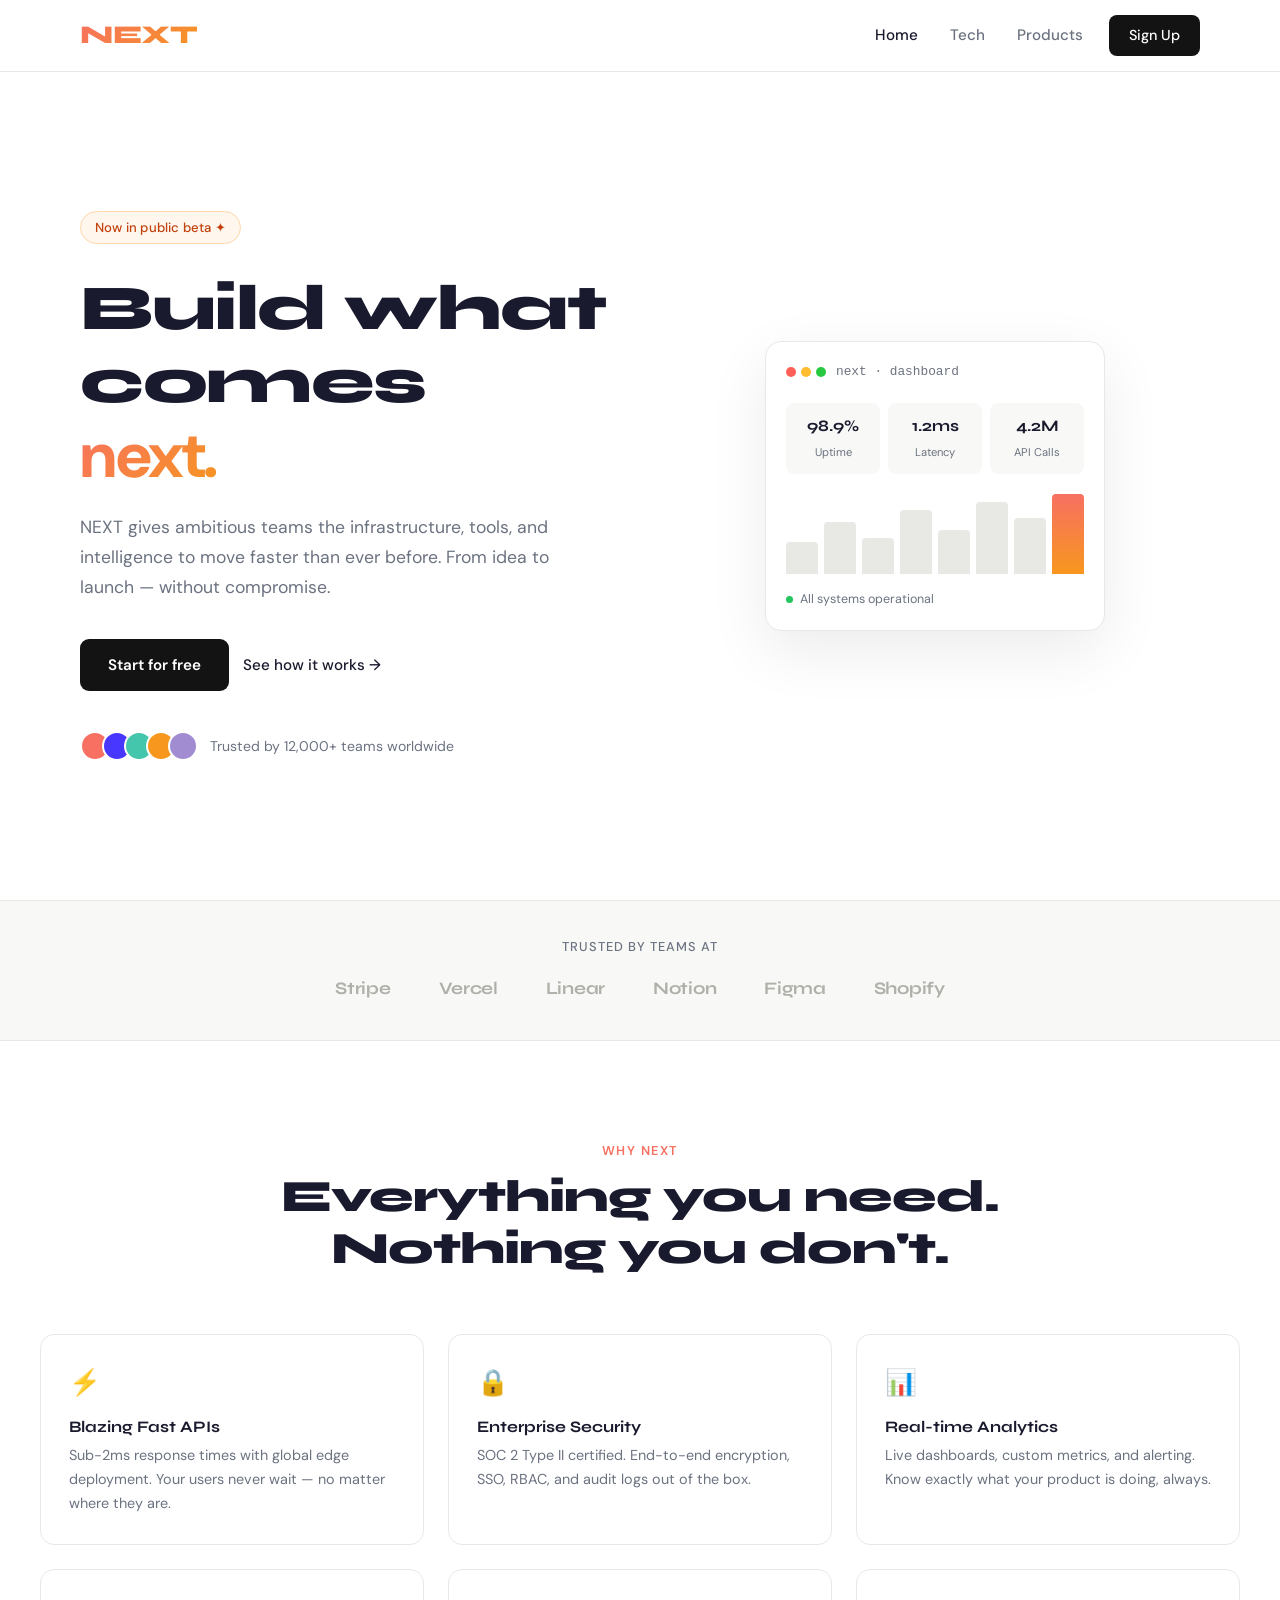
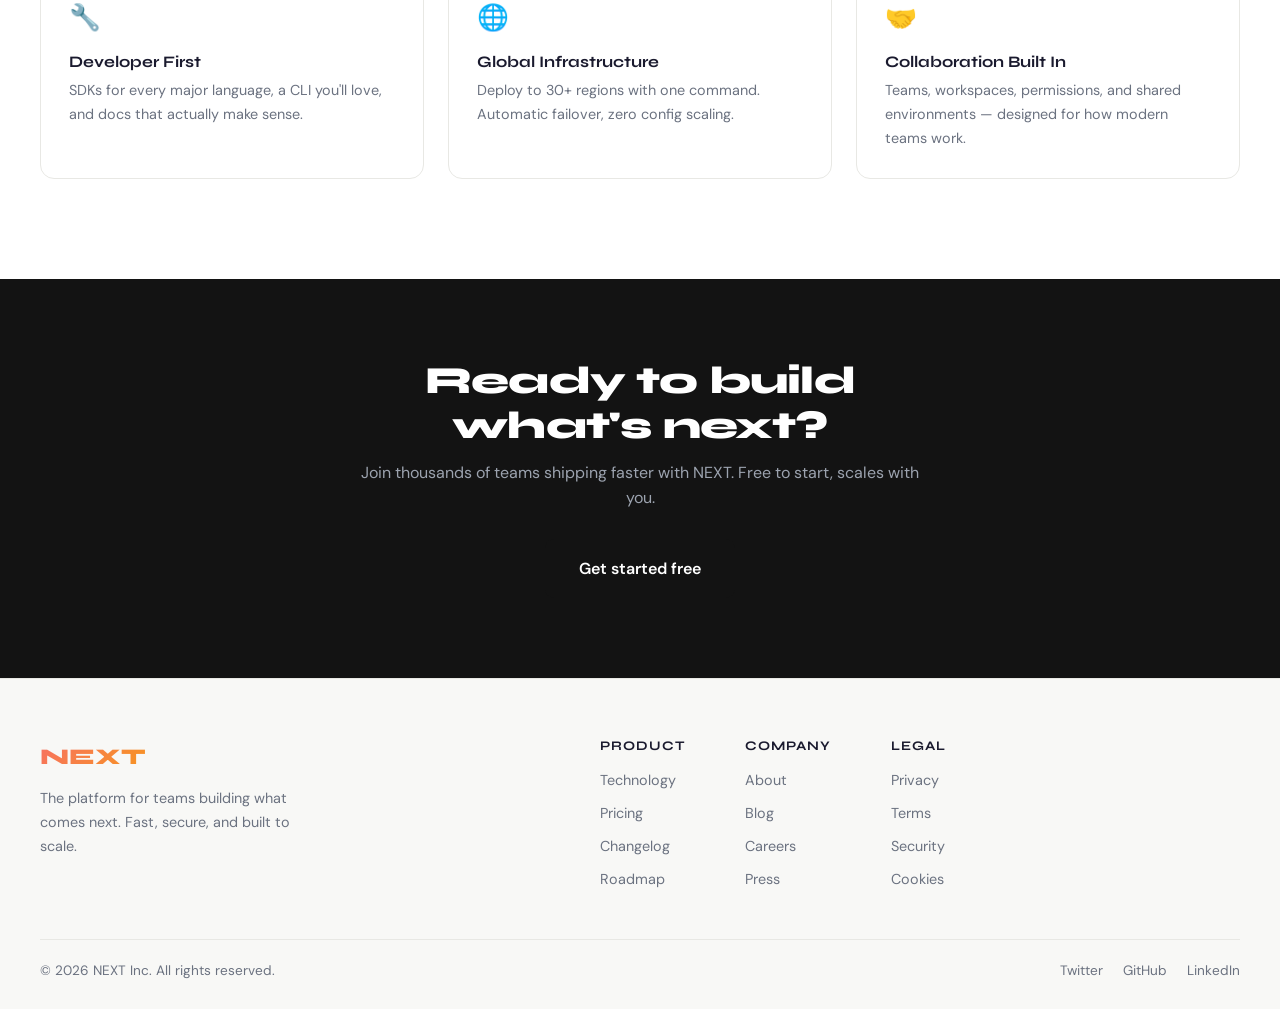
<file: index.html>
<!DOCTYPE html>
<html lang="en">
<head>
    <meta charset="UTF-8">
    <meta name="viewport" content="width=device-width, initial-scale=1.0">
    <title>NEXT — Build What's Next</title>
    <link rel="stylesheet" href="styles.css">
    <link href="https://fonts.googleapis.com/css2?family=Syne:wght@400;600;700;800&family=DM+Sans:ital,wght@0,300;0,400;0,500;1,300&display=swap" rel="stylesheet">
</head>
<body>
    <nav class="navbar">
        <div class="navbar__container">
            <a href="/" id="navbar__logo">NEXT</a>
            <div class="navbar__toggle" id="mobile-menu">
                <span class="bar"></span><span class="bar"></span><span class="bar"></span>
            </div>
            <ul class="navbar__menu">
                <li class="navbar__item"><a href="/" class="navbar__links active">Home</a></li>
                <li class="navbar__item"><a href="/tech.html" class="navbar__links">Tech</a></li>
                <li class="navbar__item"><a href="/products.html" class="navbar__links">Products</a></li>
                <li class="navbar__btn"><a href="/products.html" class="button">Sign Up</a></li>
            </ul>
        </div>
    </nav>

    <section class="hero">
        <div class="hero__container">
            <div class="hero__badge">Now in public beta ✦</div>
            <h1 class="hero__heading">Build what comes<br><span class="hero__gradient">next.</span></h1>
            <p class="hero__subtext">NEXT gives ambitious teams the infrastructure, tools, and intelligence to move faster than ever before. From idea to launch — without compromise.</p>
            <div class="hero__cta">
                <a href="/products.html" class="btn-primary">Start for free</a>
                <a href="/tech.html" class="btn-ghost">See how it works →</a>
            </div>
            <div class="hero__social-proof">
                <div class="hero__avatars">
                    <div class="avatar" style="background:#f77062"></div>
                    <div class="avatar" style="background:#4837ff"></div>
                    <div class="avatar" style="background:#43c6ac"></div>
                    <div class="avatar" style="background:#f7971e"></div>
                    <div class="avatar" style="background:#a18cd1"></div>
                </div>
                <span>Trusted by 12,000+ teams worldwide</span>
            </div>
        </div>
        <div class="hero__visual">
            <div class="dashboard-card">
                <div class="dash-header">
                    <div class="dash-dots"><span class="dash-dot red"></span><span class="dash-dot yellow"></span><span class="dash-dot green"></span></div>
                    <span class="dash-title">next · dashboard</span>
                </div>
                <div class="dash-metric">
                    <div class="metric-item"><span class="metric-val">98.9%</span><span class="metric-label">Uptime</span></div>
                    <div class="metric-item"><span class="metric-val">1.2ms</span><span class="metric-label">Latency</span></div>
                    <div class="metric-item"><span class="metric-val">4.2M</span><span class="metric-label">API Calls</span></div>
                </div>
                <div class="dash-chart">
                    <div class="bar-wrap">
                        <div class="bar-item" style="height:40%"></div>
                        <div class="bar-item" style="height:65%"></div>
                        <div class="bar-item" style="height:45%"></div>
                        <div class="bar-item" style="height:80%"></div>
                        <div class="bar-item" style="height:55%"></div>
                        <div class="bar-item" style="height:90%"></div>
                        <div class="bar-item" style="height:70%"></div>
                        <div class="bar-item highlight" style="height:100%"></div>
                    </div>
                </div>
                <div class="dash-footer"><span class="status-dot"></span> All systems operational</div>
            </div>
        </div>
    </section>

    <section class="logos">
        <p class="logos__label">Trusted by teams at</p>
        <div class="logos__row">
            <span class="logo-name">Stripe</span>
            <span class="logo-name">Vercel</span>
            <span class="logo-name">Linear</span>
            <span class="logo-name">Notion</span>
            <span class="logo-name">Figma</span>
            <span class="logo-name">Shopify</span>
        </div>
    </section>

    <section class="features" id="features">
        <div class="features__container">
            <div class="features__header">
                <p class="section-label">Why NEXT</p>
                <h2>Everything you need.<br>Nothing you don't.</h2>
            </div>
            <div class="features__grid">
                <div class="feature-card"><div class="feature-icon">⚡</div><h3>Blazing Fast APIs</h3><p>Sub-2ms response times with global edge deployment. Your users never wait — no matter where they are.</p></div>
                <div class="feature-card"><div class="feature-icon">🔒</div><h3>Enterprise Security</h3><p>SOC 2 Type II certified. End-to-end encryption, SSO, RBAC, and audit logs out of the box.</p></div>
                <div class="feature-card"><div class="feature-icon">📊</div><h3>Real-time Analytics</h3><p>Live dashboards, custom metrics, and alerting. Know exactly what your product is doing, always.</p></div>
                <div class="feature-card"><div class="feature-icon">🔧</div><h3>Developer First</h3><p>SDKs for every major language, a CLI you'll love, and docs that actually make sense.</p></div>
                <div class="feature-card"><div class="feature-icon">🌐</div><h3>Global Infrastructure</h3><p>Deploy to 30+ regions with one command. Automatic failover, zero config scaling.</p></div>
                <div class="feature-card"><div class="feature-icon">🤝</div><h3>Collaboration Built In</h3><p>Teams, workspaces, permissions, and shared environments — designed for how modern teams work.</p></div>
            </div>
        </div>
    </section>

    <section class="cta-strip">
        <div class="cta-strip__container">
            <h2>Ready to build what's next?</h2>
            <p>Join thousands of teams shipping faster with NEXT. Free to start, scales with you.</p>
            <a href="/products.html" class="btn-primary btn-lg">Get started free</a>
        </div>
    </section>

    <footer class="footer">
        <div class="footer__container">
            <div class="footer__brand">
                <a href="/" class="footer__logo">NEXT</a>
                <p>The platform for teams building what comes next. Fast, secure, and built to scale.</p>
            </div>
            <div class="footer__links">
                <div class="footer__col"><h4>Product</h4><a href="/tech.html">Technology</a><a href="/products.html">Pricing</a><a href="#">Changelog</a><a href="#">Roadmap</a></div>
                <div class="footer__col"><h4>Company</h4><a href="#">About</a><a href="#">Blog</a><a href="#">Careers</a><a href="#">Press</a></div>
                <div class="footer__col"><h4>Legal</h4><a href="#">Privacy</a><a href="#">Terms</a><a href="#">Security</a><a href="#">Cookies</a></div>
            </div>
        </div>
        <div class="footer__bottom">
            <span>© 2026 NEXT Inc. All rights reserved.</span>
            <div class="footer__socials"><a href="#">Twitter</a><a href="#">GitHub</a><a href="#">LinkedIn</a></div>
        </div>
    </footer>
    <script src="app.js"></script>
</body>
</html>
</file>
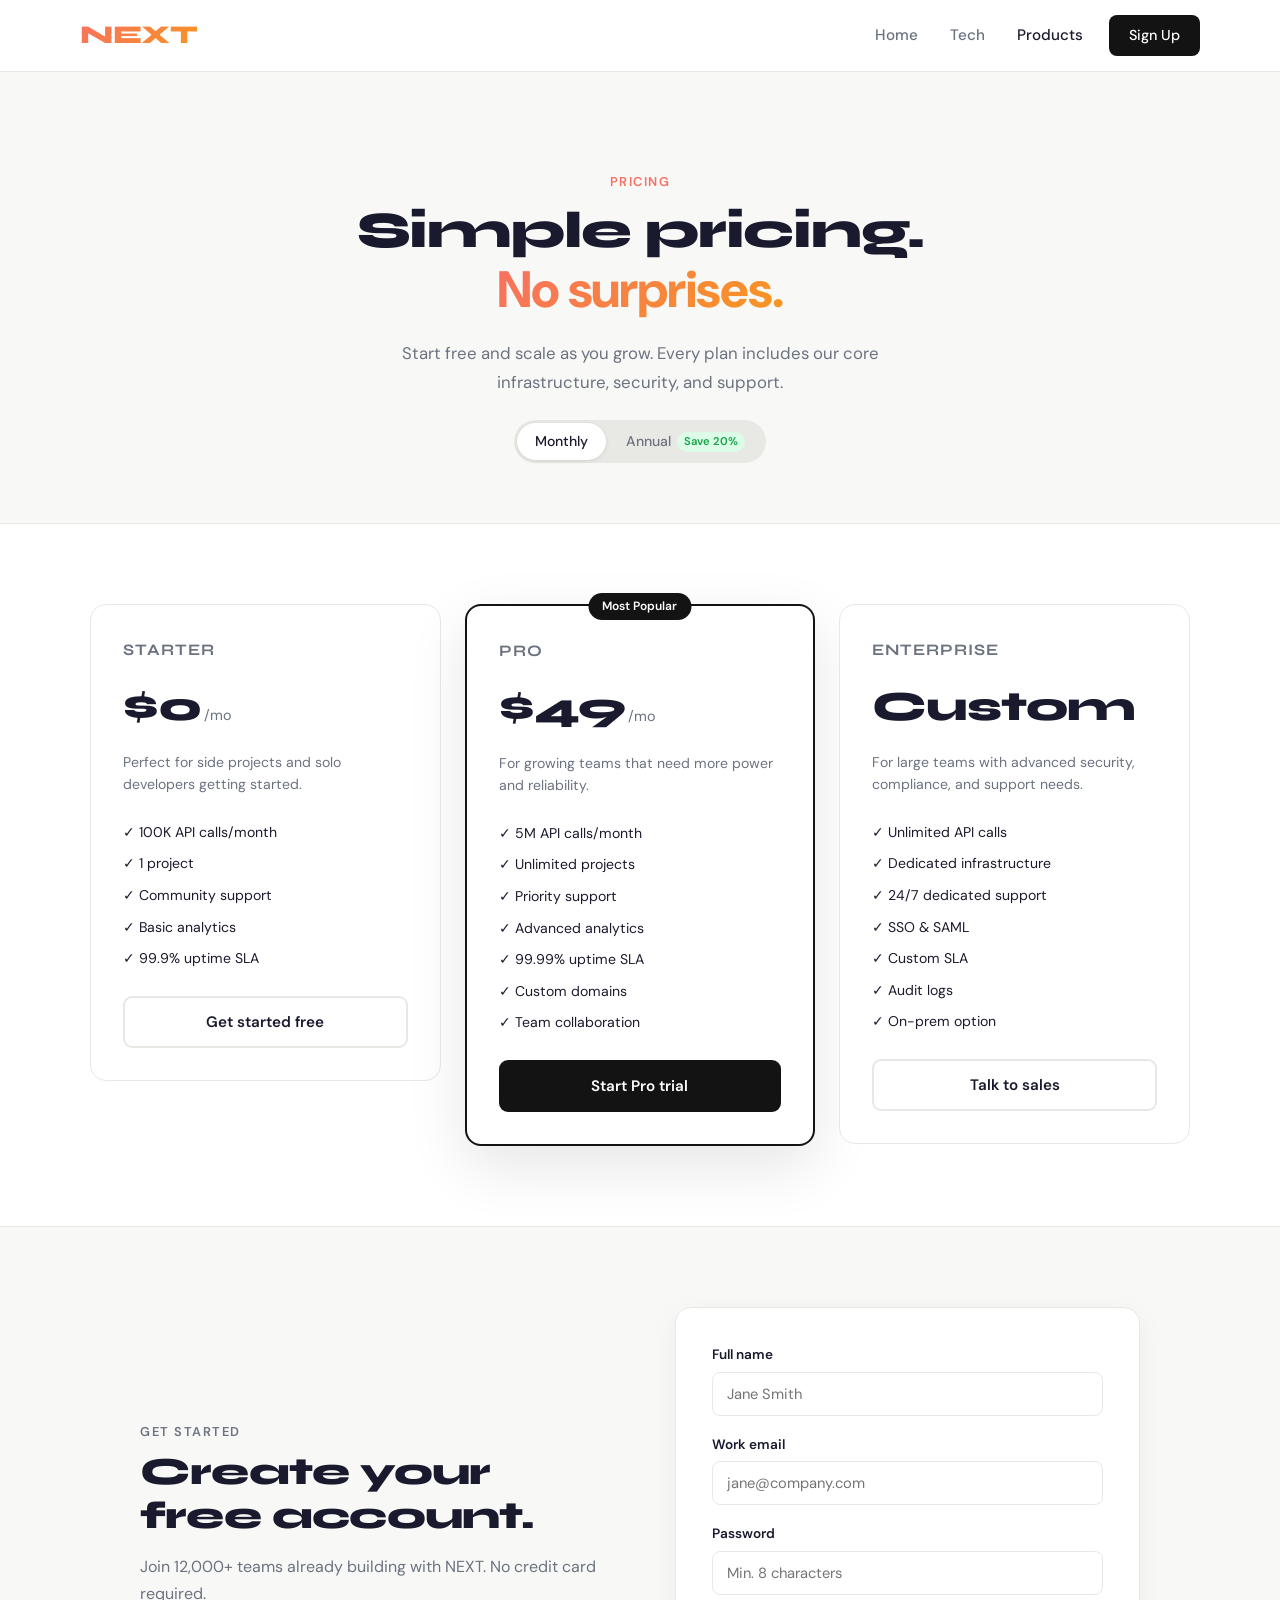
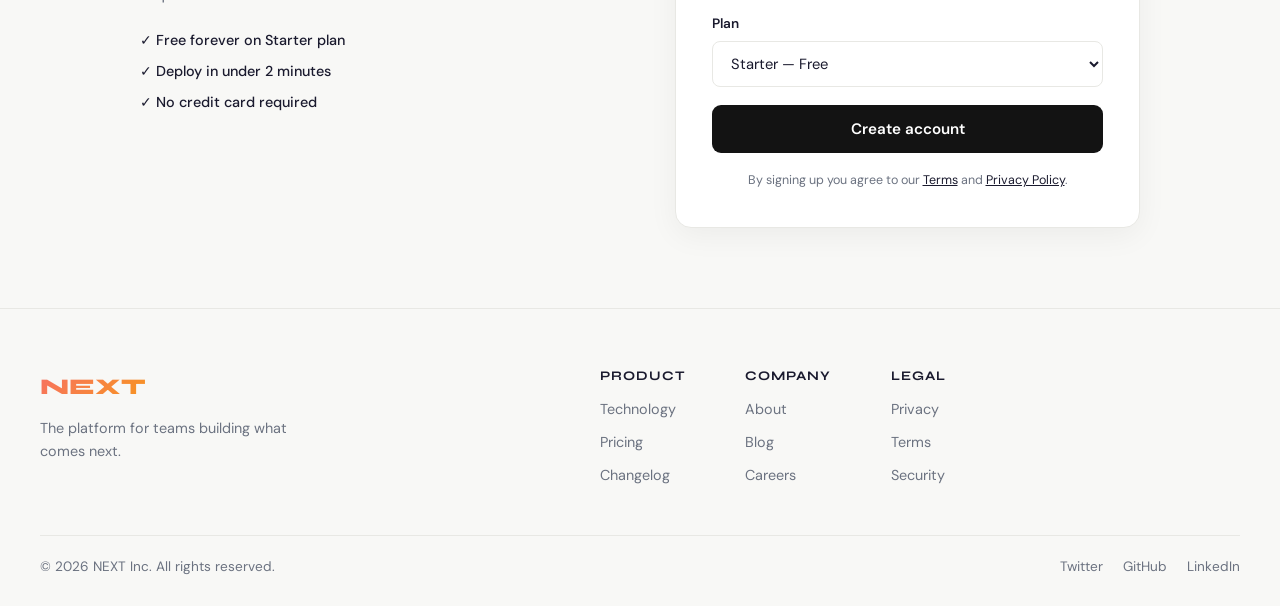
<file: products.html>
<!DOCTYPE html>
<html lang="en">
<head>
    <meta charset="UTF-8">
    <meta name="viewport" content="width=device-width, initial-scale=1.0">
    <title>NEXT — Products & Pricing</title>
    <link rel="stylesheet" href="styles.css">
    <link href="https://fonts.googleapis.com/css2?family=Syne:wght@400;600;700;800&family=DM+Sans:ital,wght@0,300;0,400;0,500;1,300&display=swap" rel="stylesheet">
</head>
<body>
    <nav class="navbar">
        <div class="navbar__container">
            <a href="/" id="navbar__logo">NEXT</a>
            <div class="navbar__toggle" id="mobile-menu">
                <span class="bar"></span><span class="bar"></span><span class="bar"></span>
            </div>
            <ul class="navbar__menu">
                <li class="navbar__item"><a href="/" class="navbar__links">Home</a></li>
                <li class="navbar__item"><a href="/tech.html" class="navbar__links">Tech</a></li>
                <li class="navbar__item"><a href="/products.html" class="navbar__links active">Products</a></li>
                <li class="navbar__btn"><a href="#signup" class="button">Sign Up</a></li>
            </ul>
        </div>
    </nav>

    <section class="page-hero">
        <div class="page-hero__container">
            <p class="section-label">Pricing</p>
            <h1>Simple pricing.<br><span class="hero__gradient">No surprises.</span></h1>
            <p class="page-hero__sub">Start free and scale as you grow. Every plan includes our core infrastructure, security, and support.</p>
            <div class="billing-toggle">
                <span id="toggle-monthly" class="toggle-opt active" onclick="setBilling('monthly')">Monthly</span>
                <span id="toggle-annual" class="toggle-opt" onclick="setBilling('annual')">Annual <span class="save-badge">Save 20%</span></span>
            </div>
        </div>
    </section>

    <section class="pricing">
        <div class="pricing__container">
            <div class="pricing-card">
                <div class="plan-name">Starter</div>
                <div class="plan-price"><span class="price-amount" data-monthly="0" data-annual="0">$0</span><span class="price-period">/mo</span></div>
                <p class="plan-desc">Perfect for side projects and solo developers getting started.</p>
                <ul class="plan-features">
                    <li>✓ 100K API calls/month</li>
                    <li>✓ 1 project</li>
                    <li>✓ Community support</li>
                    <li>✓ Basic analytics</li>
                    <li>✓ 99.9% uptime SLA</li>
                </ul>
                <a href="#signup" class="btn-outline plan-btn">Get started free</a>
            </div>

            <div class="pricing-card featured">
                <div class="popular-badge">Most Popular</div>
                <div class="plan-name">Pro</div>
                <div class="plan-price"><span class="price-amount" data-monthly="49" data-annual="39">$49</span><span class="price-period">/mo</span></div>
                <p class="plan-desc">For growing teams that need more power and reliability.</p>
                <ul class="plan-features">
                    <li>✓ 5M API calls/month</li>
                    <li>✓ Unlimited projects</li>
                    <li>✓ Priority support</li>
                    <li>✓ Advanced analytics</li>
                    <li>✓ 99.99% uptime SLA</li>
                    <li>✓ Custom domains</li>
                    <li>✓ Team collaboration</li>
                </ul>
                <a href="#signup" class="btn-primary plan-btn">Start Pro trial</a>
            </div>

            <div class="pricing-card">
                <div class="plan-name">Enterprise</div>
                <div class="plan-price"><span class="price-amount">Custom</span></div>
                <p class="plan-desc">For large teams with advanced security, compliance, and support needs.</p>
                <ul class="plan-features">
                    <li>✓ Unlimited API calls</li>
                    <li>✓ Dedicated infrastructure</li>
                    <li>✓ 24/7 dedicated support</li>
                    <li>✓ SSO & SAML</li>
                    <li>✓ Custom SLA</li>
                    <li>✓ Audit logs</li>
                    <li>✓ On-prem option</li>
                </ul>
                <a href="mailto:sales@next.io" class="btn-outline plan-btn">Talk to sales</a>
            </div>
        </div>
    </section>

    <!-- SIGN UP SECTION -->
    <section class="signup" id="signup">
        <div class="signup__container">
            <div class="signup__text">
                <p class="section-label">Get Started</p>
                <h2>Create your free account.</h2>
                <p>Join 12,000+ teams already building with NEXT. No credit card required.</p>
                <ul class="signup-perks">
                    <li>✓ Free forever on Starter plan</li>
                    <li>✓ Deploy in under 2 minutes</li>
                    <li>✓ No credit card required</li>
                </ul>
            </div>
            <div class="signup__form-wrap">
                <form class="signup-form" id="signup-form">
                    <div class="form-group">
                        <label for="name">Full name</label>
                        <input type="text" id="name" name="name" placeholder="Jane Smith" required>
                    </div>
                    <div class="form-group">
                        <label for="email">Work email</label>
                        <input type="email" id="email" name="email" placeholder="jane@company.com" required>
                    </div>
                    <div class="form-group">
                        <label for="password">Password</label>
                        <input type="password" id="password" name="password" placeholder="Min. 8 characters" required minlength="8">
                    </div>
                    <div class="form-group">
                        <label for="plan">Plan</label>
                        <select id="plan" name="plan">
                            <option value="starter">Starter — Free</option>
                            <option value="pro">Pro — $49/mo</option>
                            <option value="enterprise">Enterprise — Contact us</option>
                        </select>
                    </div>
                    <button type="submit" class="btn-primary btn-full" id="submit-btn">Create account</button>
                    <p class="form-terms">By signing up you agree to our <a href="#">Terms</a> and <a href="#">Privacy Policy</a>.</p>
                    <div id="form-message" class="form-message"></div>
                </form>
            </div>
        </div>
    </section>

    <footer class="footer">
        <div class="footer__container">
            <div class="footer__brand">
                <a href="/" class="footer__logo">NEXT</a>
                <p>The platform for teams building what comes next.</p>
            </div>
            <div class="footer__links">
                <div class="footer__col"><h4>Product</h4><a href="/tech.html">Technology</a><a href="/products.html">Pricing</a><a href="#">Changelog</a></div>
                <div class="footer__col"><h4>Company</h4><a href="#">About</a><a href="#">Blog</a><a href="#">Careers</a></div>
                <div class="footer__col"><h4>Legal</h4><a href="#">Privacy</a><a href="#">Terms</a><a href="#">Security</a></div>
            </div>
        </div>
        <div class="footer__bottom">
            <span>© 2026 NEXT Inc. All rights reserved.</span>
            <div class="footer__socials"><a href="#">Twitter</a><a href="#">GitHub</a><a href="#">LinkedIn</a></div>
        </div>
    </footer>
    <script src="app.js"></script>
</body>
</html>
</file>
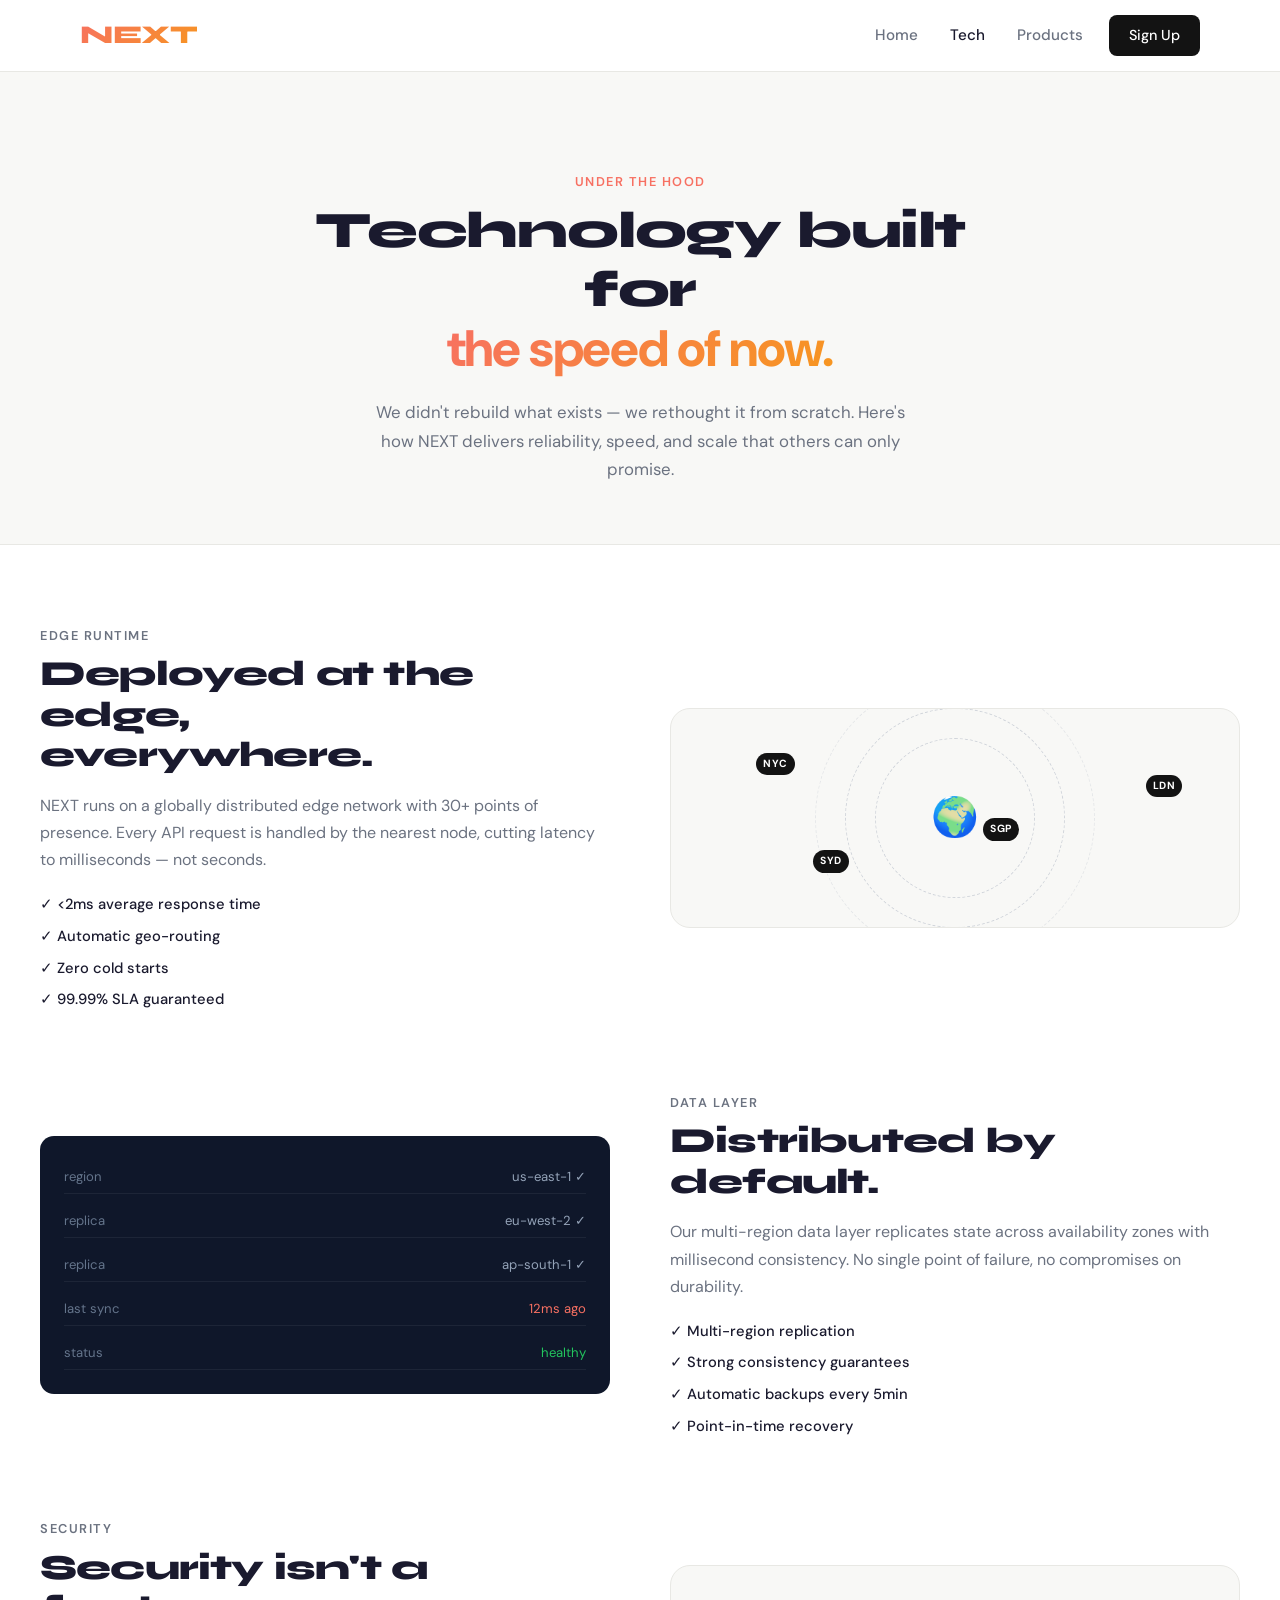
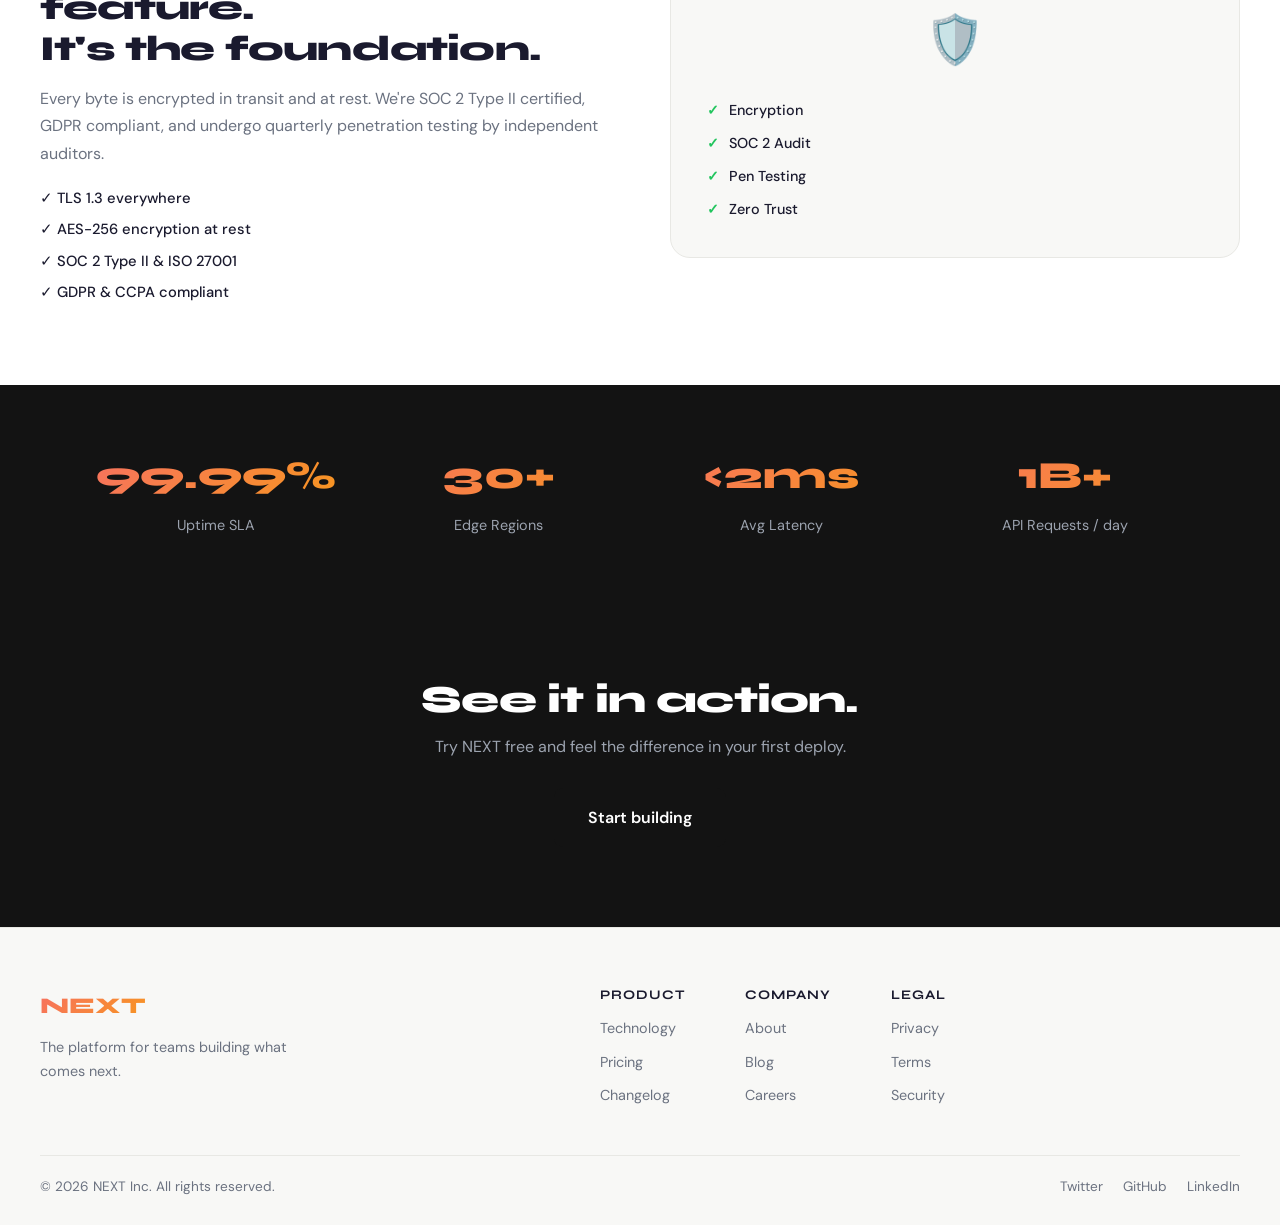
<file: tech.html>
<!DOCTYPE html>
<html lang="en">
<head>
    <meta charset="UTF-8">
    <meta name="viewport" content="width=device-width, initial-scale=1.0">
    <title>NEXT — Technology</title>
    <link rel="stylesheet" href="styles.css">
    <link href="https://fonts.googleapis.com/css2?family=Syne:wght@400;600;700;800&family=DM+Sans:ital,wght@0,300;0,400;0,500;1,300&display=swap" rel="stylesheet">
</head>
<body>
    <nav class="navbar">
        <div class="navbar__container">
            <a href="/" id="navbar__logo">NEXT</a>
            <div class="navbar__toggle" id="mobile-menu">
                <span class="bar"></span><span class="bar"></span><span class="bar"></span>
            </div>
            <ul class="navbar__menu">
                <li class="navbar__item"><a href="/" class="navbar__links">Home</a></li>
                <li class="navbar__item"><a href="/tech.html" class="navbar__links active">Tech</a></li>
                <li class="navbar__item"><a href="/products.html" class="navbar__links">Products</a></li>
                <li class="navbar__btn"><a href="/products.html" class="button">Sign Up</a></li>
            </ul>
        </div>
    </nav>

    <section class="page-hero">
        <div class="page-hero__container">
            <p class="section-label">Under the Hood</p>
            <h1>Technology built for<br><span class="hero__gradient">the speed of now.</span></h1>
            <p class="page-hero__sub">We didn't rebuild what exists — we rethought it from scratch. Here's how NEXT delivers reliability, speed, and scale that others can only promise.</p>
        </div>
    </section>

    <section class="tech-stack">
        <div class="tech-stack__container">
            <div class="tech-block">
                <div class="tech-block__text">
                    <p class="section-label">Edge Runtime</p>
                    <h2>Deployed at the edge,<br>everywhere.</h2>
                    <p>NEXT runs on a globally distributed edge network with 30+ points of presence. Every API request is handled by the nearest node, cutting latency to milliseconds — not seconds.</p>
                    <ul class="tech-list">
                        <li>✓ &lt;2ms average response time</li>
                        <li>✓ Automatic geo-routing</li>
                        <li>✓ Zero cold starts</li>
                        <li>✓ 99.99% SLA guaranteed</li>
                    </ul>
                </div>
                <div class="tech-block__visual">
                    <div class="globe-card">
                        <div class="globe-ring"></div>
                        <div class="globe-ring ring2"></div>
                        <div class="globe-ring ring3"></div>
                        <div class="globe-center">🌍</div>
                        <div class="globe-node" style="top:20%;left:15%">NYC</div>
                        <div class="globe-node" style="top:30%;right:10%">LDN</div>
                        <div class="globe-node" style="bottom:25%;left:25%">SYD</div>
                        <div class="globe-node" style="top:50%;left:55%">SGP</div>
                    </div>
                </div>
            </div>

            <div class="tech-block reverse">
                <div class="tech-block__text">
                    <p class="section-label">Data Layer</p>
                    <h2>Distributed by default.</h2>
                    <p>Our multi-region data layer replicates state across availability zones with millisecond consistency. No single point of failure, no compromises on durability.</p>
                    <ul class="tech-list">
                        <li>✓ Multi-region replication</li>
                        <li>✓ Strong consistency guarantees</li>
                        <li>✓ Automatic backups every 5min</li>
                        <li>✓ Point-in-time recovery</li>
                    </ul>
                </div>
                <div class="tech-block__visual">
                    <div class="data-card">
                        <div class="data-row"><span class="data-key">region</span><span class="data-val">us-east-1 ✓</span></div>
                        <div class="data-row"><span class="data-key">replica</span><span class="data-val">eu-west-2 ✓</span></div>
                        <div class="data-row"><span class="data-key">replica</span><span class="data-val">ap-south-1 ✓</span></div>
                        <div class="data-row"><span class="data-key">last sync</span><span class="data-val accent">12ms ago</span></div>
                        <div class="data-row"><span class="data-key">status</span><span class="data-val green">healthy</span></div>
                    </div>
                </div>
            </div>

            <div class="tech-block">
                <div class="tech-block__text">
                    <p class="section-label">Security</p>
                    <h2>Security isn't a feature.<br>It's the foundation.</h2>
                    <p>Every byte is encrypted in transit and at rest. We're SOC 2 Type II certified, GDPR compliant, and undergo quarterly penetration testing by independent auditors.</p>
                    <ul class="tech-list">
                        <li>✓ TLS 1.3 everywhere</li>
                        <li>✓ AES-256 encryption at rest</li>
                        <li>✓ SOC 2 Type II & ISO 27001</li>
                        <li>✓ GDPR & CCPA compliant</li>
                    </ul>
                </div>
                <div class="tech-block__visual">
                    <div class="security-card">
                        <div class="shield">🛡️</div>
                        <div class="sec-checks">
                            <div class="sec-row"><span class="check">✓</span> Encryption</div>
                            <div class="sec-row"><span class="check">✓</span> SOC 2 Audit</div>
                            <div class="sec-row"><span class="check">✓</span> Pen Testing</div>
                            <div class="sec-row"><span class="check">✓</span> Zero Trust</div>
                        </div>
                    </div>
                </div>
            </div>
        </div>
    </section>

    <section class="tech-numbers">
        <div class="tech-numbers__container">
            <div class="stat-item"><span class="stat-num">99.99%</span><span class="stat-desc">Uptime SLA</span></div>
            <div class="stat-item"><span class="stat-num">30+</span><span class="stat-desc">Edge Regions</span></div>
            <div class="stat-item"><span class="stat-num">&lt;2ms</span><span class="stat-desc">Avg Latency</span></div>
            <div class="stat-item"><span class="stat-num">1B+</span><span class="stat-desc">API Requests / day</span></div>
        </div>
    </section>

    <section class="cta-strip">
        <div class="cta-strip__container">
            <h2>See it in action.</h2>
            <p>Try NEXT free and feel the difference in your first deploy.</p>
            <a href="/products.html" class="btn-primary btn-lg">Start building</a>
        </div>
    </section>

    <footer class="footer">
        <div class="footer__container">
            <div class="footer__brand">
                <a href="/" class="footer__logo">NEXT</a>
                <p>The platform for teams building what comes next.</p>
            </div>
            <div class="footer__links">
                <div class="footer__col"><h4>Product</h4><a href="/tech.html">Technology</a><a href="/products.html">Pricing</a><a href="#">Changelog</a></div>
                <div class="footer__col"><h4>Company</h4><a href="#">About</a><a href="#">Blog</a><a href="#">Careers</a></div>
                <div class="footer__col"><h4>Legal</h4><a href="#">Privacy</a><a href="#">Terms</a><a href="#">Security</a></div>
            </div>
        </div>
        <div class="footer__bottom">
            <span>© 2026 NEXT Inc. All rights reserved.</span>
            <div class="footer__socials"><a href="#">Twitter</a><a href="#">GitHub</a><a href="#">LinkedIn</a></div>
        </div>
    </footer>
    <script src="app.js"></script>
</body>
</html>
</file>
<file: styles.css>
* {
    box-sizing: border-box;
    margin: 0;
    padding: 0;
    font-family: 'DM Sans', sans-serif;
}

:root {
    --accent: #f77062;
    --accent2: #4837ff;
    --dark: #131313;
    --text: #1a1a2e;
    --muted: #6b7280;
    --light: #f8f8f6;
    --border: #e8e8e4;
    --white: #ffffff;
}

body {
    background: var(--white);
    color: var(--text);
    line-height: 1.6;
}

h1, h2, h3, h4 {
    font-family: 'Syne', sans-serif;
    line-height: 1.15;
}

/* ========== NAVBAR ========== */
.navbar {
    display: flex;
    justify-content: center;
    align-items: center;
    position: sticky;
    top: 0;
    background: rgba(255,255,255,0.95);
    backdrop-filter: blur(12px);
    height: 72px;
    font-size: 1rem;
    z-index: 999;
    border-bottom: 1px solid var(--border);
}

.navbar__container {
    display: flex;
    justify-content: space-between;
    height: 72px;
    align-items: center;
    width: 100%;
    max-width: 1200px;
    padding: 0 40px;
}

#navbar__logo {
    background: linear-gradient(135deg, #f77062, #f7971e);
    background-clip: text;
    -webkit-background-clip: text;
    -webkit-text-fill-color: transparent;
    cursor: pointer;
    text-decoration: none;
    font-family: 'Syne', sans-serif;
    font-size: 1.6rem;
    font-weight: 800;
    letter-spacing: -0.5px;
}

.navbar__menu {
    display: flex;
    align-items: center;
    list-style: none;
    gap: 4px;
}

.navbar__item { height: 72px; }

.navbar__links {
    color: var(--muted);
    display: flex;
    align-items: center;
    text-decoration: none;
    padding: 0 14px;
    height: 100%;
    font-weight: 500;
    font-size: 0.95rem;
    transition: color 0.2s;
}

.navbar__links:hover,
.navbar__links.active { color: var(--text); }

.navbar__btn {
    display: flex;
    align-items: center;
    padding: 0 0 0 8px;
}

.button {
    display: inline-flex;
    justify-content: center;
    align-items: center;
    text-decoration: none;
    padding: 9px 20px;
    border: none;
    border-radius: 8px;
    background: var(--dark);
    color: var(--white);
    font-weight: 500;
    font-size: 0.9rem;
    transition: all 0.2s;
}

.button:hover { background: var(--accent2); }

.navbar__toggle {
    display: none;
    cursor: pointer;
    flex-direction: column;
    gap: 5px;
}

.bar {
    width: 24px;
    height: 2px;
    background: var(--dark);
    border-radius: 2px;
    transition: 0.3s;
}

/* ========== HERO ========== */
.hero {
    display: flex;
    align-items: center;
    min-height: calc(100vh - 72px);
    max-width: 1200px;
    margin: 0 auto;
    padding: 80px 40px;
    gap: 60px;
}

.hero__container {
    flex: 1;
    max-width: 580px;
}

.hero__badge {
    display: inline-block;
    background: #fff7ed;
    color: #c2410c;
    border: 1px solid #fed7aa;
    padding: 5px 14px;
    border-radius: 100px;
    font-size: 0.82rem;
    font-weight: 500;
    margin-bottom: 28px;
    letter-spacing: 0.2px;
}

.hero__heading {
    font-size: clamp(2.8rem, 5vw, 4.2rem);
    font-weight: 800;
    letter-spacing: -1.5px;
    color: var(--text);
    margin-bottom: 20px;
}

.hero__gradient {
    background: linear-gradient(135deg, #f77062, #f7971e);
    background-clip: text;
    -webkit-background-clip: text;
    -webkit-text-fill-color: transparent;
}

.hero__subtext {
    font-size: 1.1rem;
    color: var(--muted);
    margin-bottom: 36px;
    max-width: 480px;
    line-height: 1.7;
}

.hero__cta {
    display: flex;
    gap: 14px;
    align-items: center;
    margin-bottom: 40px;
    flex-wrap: wrap;
}

.btn-primary {
    display: inline-flex;
    align-items: center;
    justify-content: center;
    padding: 12px 26px;
    background: var(--dark);
    color: var(--white);
    border-radius: 9px;
    text-decoration: none;
    font-weight: 600;
    font-size: 0.95rem;
    transition: all 0.2s;
    border: 2px solid transparent;
    cursor: pointer;
}

.btn-primary:hover { background: var(--accent2); }

.btn-ghost {
    color: var(--text);
    text-decoration: none;
    font-weight: 500;
    font-size: 0.95rem;
    transition: color 0.2s;
}

.btn-ghost:hover { color: var(--accent); }

.btn-outline {
    display: inline-flex;
    align-items: center;
    justify-content: center;
    padding: 12px 26px;
    background: transparent;
    color: var(--text);
    border: 2px solid var(--border);
    border-radius: 9px;
    text-decoration: none;
    font-weight: 600;
    font-size: 0.95rem;
    transition: all 0.2s;
}

.btn-outline:hover { border-color: var(--dark); }

.btn-lg { padding: 15px 32px; font-size: 1rem; }

.btn-full { width: 100%; }

.hero__social-proof {
    display: flex;
    align-items: center;
    gap: 12px;
    color: var(--muted);
    font-size: 0.88rem;
}

.hero__avatars {
    display: flex;
}

.avatar {
    width: 30px;
    height: 30px;
    border-radius: 50%;
    border: 2px solid white;
    margin-left: -8px;
}

.avatar:first-child { margin-left: 0; }

/* ========== DASHBOARD VISUAL ========== */
.hero__visual {
    flex: 1;
    display: flex;
    justify-content: center;
}

.dashboard-card {
    background: white;
    border: 1px solid var(--border);
    border-radius: 16px;
    padding: 20px;
    width: 340px;
    box-shadow: 0 20px 60px rgba(0,0,0,0.08);
}

.dash-header {
    display: flex;
    align-items: center;
    gap: 10px;
    margin-bottom: 20px;
}

.dash-dots { display: flex; gap: 5px; }
.dash-dot { width: 10px; height: 10px; border-radius: 50%; }
.dash-dot.red { background: #ff5f57; }
.dash-dot.yellow { background: #febc2e; }
.dash-dot.green { background: #28c840; }

.dash-title {
    font-size: 0.8rem;
    color: var(--muted);
    font-family: 'DM Mono', monospace;
}

.dash-metric {
    display: flex;
    gap: 8px;
    margin-bottom: 20px;
}

.metric-item {
    flex: 1;
    background: var(--light);
    border-radius: 8px;
    padding: 10px;
    text-align: center;
}

.metric-val {
    display: block;
    font-family: 'Syne', sans-serif;
    font-weight: 700;
    font-size: 1rem;
    color: var(--text);
}

.metric-label {
    font-size: 0.7rem;
    color: var(--muted);
}

.dash-chart { margin-bottom: 16px; }

.bar-wrap {
    display: flex;
    align-items: flex-end;
    gap: 6px;
    height: 80px;
}

.bar-item {
    flex: 1;
    background: #e8e8e4;
    border-radius: 4px 4px 0 0;
    transition: background 0.3s;
}

.bar-item.highlight { background: linear-gradient(180deg, #f77062, #f7971e); }

.dash-footer {
    display: flex;
    align-items: center;
    gap: 7px;
    font-size: 0.78rem;
    color: var(--muted);
}

.status-dot {
    width: 7px;
    height: 7px;
    background: #22c55e;
    border-radius: 50%;
    animation: pulse 2s infinite;
}

@keyframes pulse {
    0%, 100% { opacity: 1; }
    50% { opacity: 0.4; }
}

/* ========== LOGOS ========== */
.logos {
    background: var(--light);
    padding: 36px 40px;
    text-align: center;
    border-top: 1px solid var(--border);
    border-bottom: 1px solid var(--border);
}

.logos__label {
    font-size: 0.8rem;
    color: var(--muted);
    text-transform: uppercase;
    letter-spacing: 1px;
    margin-bottom: 18px;
    font-weight: 500;
}

.logos__row {
    display: flex;
    justify-content: center;
    gap: 48px;
    flex-wrap: wrap;
}

.logo-name {
    font-family: 'Syne', sans-serif;
    font-weight: 700;
    font-size: 1.1rem;
    color: #b0b0aa;
    letter-spacing: -0.3px;
}

/* ========== FEATURES ========== */
.features {
    padding: 100px 40px;
}

.features__container {
    max-width: 1200px;
    margin: 0 auto;
}

.features__header {
    text-align: center;
    margin-bottom: 60px;
}

.section-label {
    font-size: 0.8rem;
    text-transform: uppercase;
    letter-spacing: 1.5px;
    color: var(--accent);
    font-weight: 600;
    margin-bottom: 10px;
}

.features__header h2 {
    font-size: clamp(2rem, 3.5vw, 2.8rem);
    font-weight: 800;
    letter-spacing: -1px;
    color: var(--text);
}

.features__grid {
    display: grid;
    grid-template-columns: repeat(3, 1fr);
    gap: 24px;
}

.feature-card {
    background: var(--white);
    border: 1px solid var(--border);
    border-radius: 14px;
    padding: 28px;
    transition: box-shadow 0.25s, transform 0.25s;
}

.feature-card:hover {
    box-shadow: 0 12px 40px rgba(0,0,0,0.07);
    transform: translateY(-3px);
}

.feature-icon {
    font-size: 1.6rem;
    margin-bottom: 14px;
}

.feature-card h3 {
    font-size: 1rem;
    font-weight: 700;
    margin-bottom: 8px;
    color: var(--text);
}

.feature-card p {
    font-size: 0.9rem;
    color: var(--muted);
    line-height: 1.65;
}

/* ========== CTA STRIP ========== */
.cta-strip {
    background: var(--dark);
    padding: 80px 40px;
    text-align: center;
}

.cta-strip__container {
    max-width: 560px;
    margin: 0 auto;
}

.cta-strip h2 {
    font-size: clamp(1.8rem, 3vw, 2.4rem);
    font-weight: 800;
    color: white;
    letter-spacing: -0.8px;
    margin-bottom: 12px;
}

.cta-strip p {
    color: #9ca3af;
    margin-bottom: 28px;
    font-size: 1rem;
}

/* ========== FOOTER ========== */
.footer {
    background: var(--light);
    border-top: 1px solid var(--border);
    padding: 60px 40px 0;
}

.footer__container {
    max-width: 1200px;
    margin: 0 auto;
    display: flex;
    gap: 80px;
    padding-bottom: 48px;
    border-bottom: 1px solid var(--border);
}

.footer__brand {
    flex: 1.5;
}

.footer__logo {
    display: inline-block;
    font-family: 'Syne', sans-serif;
    font-weight: 800;
    font-size: 1.4rem;
    background: linear-gradient(135deg, #f77062, #f7971e);
    background-clip: text;
    -webkit-background-clip: text;
    -webkit-text-fill-color: transparent;
    text-decoration: none;
    margin-bottom: 12px;
}

.footer__brand p {
    color: var(--muted);
    font-size: 0.9rem;
    max-width: 280px;
    line-height: 1.65;
}

.footer__links {
    display: flex;
    gap: 60px;
    flex: 2;
}

.footer__col {
    display: flex;
    flex-direction: column;
    gap: 10px;
}

.footer__col h4 {
    font-family: 'Syne', sans-serif;
    font-size: 0.82rem;
    font-weight: 700;
    text-transform: uppercase;
    letter-spacing: 1px;
    color: var(--text);
    margin-bottom: 4px;
}

.footer__col a {
    color: var(--muted);
    text-decoration: none;
    font-size: 0.9rem;
    transition: color 0.2s;
}

.footer__col a:hover { color: var(--text); }

.footer__bottom {
    max-width: 1200px;
    margin: 0 auto;
    display: flex;
    justify-content: space-between;
    align-items: center;
    padding: 20px 0 28px;
    color: var(--muted);
    font-size: 0.85rem;
}

.footer__socials {
    display: flex;
    gap: 20px;
}

.footer__socials a {
    color: var(--muted);
    text-decoration: none;
    transition: color 0.2s;
}

.footer__socials a:hover { color: var(--text); }

/* ========== PAGE HERO (inner pages) ========== */
.page-hero {
    padding: 100px 40px 60px;
    border-bottom: 1px solid var(--border);
    background: var(--light);
}

.page-hero__container {
    max-width: 720px;
    margin: 0 auto;
    text-align: center;
}

.page-hero__container h1 {
    font-size: clamp(2.2rem, 4vw, 3.4rem);
    font-weight: 800;
    letter-spacing: -1.2px;
    margin: 10px 0 18px;
}

.page-hero__sub {
    font-size: 1.05rem;
    color: var(--muted);
    line-height: 1.7;
    max-width: 560px;
    margin: 0 auto;
}

/* ========== TECH PAGE ========== */
.tech-stack { padding: 80px 40px; }

.tech-stack__container {
    max-width: 1200px;
    margin: 0 auto;
    display: flex;
    flex-direction: column;
    gap: 80px;
}

.tech-block {
    display: grid;
    grid-template-columns: 1fr 1fr;
    gap: 60px;
    align-items: center;
}

.tech-block.reverse .tech-block__text { order: 2; }
.tech-block.reverse .tech-block__visual { order: 1; }

.tech-block__text .section-label { margin-bottom: 8px; }

.tech-block__text h2 {
    font-size: clamp(1.6rem, 2.8vw, 2.2rem);
    font-weight: 800;
    letter-spacing: -0.8px;
    margin-bottom: 16px;
}

.tech-block__text p {
    color: var(--muted);
    line-height: 1.7;
    margin-bottom: 20px;
}

.tech-list {
    list-style: none;
    display: flex;
    flex-direction: column;
    gap: 8px;
}

.tech-list li {
    font-size: 0.92rem;
    font-weight: 500;
    color: var(--text);
}

/* Globe card */
.globe-card {
    background: var(--light);
    border: 1px solid var(--border);
    border-radius: 20px;
    padding: 40px;
    position: relative;
    display: flex;
    justify-content: center;
    align-items: center;
    min-height: 220px;
    overflow: hidden;
}

.globe-ring {
    position: absolute;
    border: 1px dashed #d1d5db;
    border-radius: 50%;
    width: 160px;
    height: 160px;
    animation: spin 18s linear infinite;
}

.ring2 { width: 220px; height: 220px; animation-duration: 26s; animation-direction: reverse; }
.ring3 { width: 280px; height: 280px; animation-duration: 34s; opacity: 0.5; }

@keyframes spin { from { transform: rotate(0); } to { transform: rotate(360deg); } }

.globe-center { font-size: 2.4rem; z-index: 2; }

.globe-node {
    position: absolute;
    background: var(--dark);
    color: white;
    font-size: 0.65rem;
    font-weight: 700;
    padding: 3px 7px;
    border-radius: 100px;
    letter-spacing: 0.5px;
    z-index: 3;
}

/* Data card */
.data-card {
    background: #0f172a;
    border-radius: 14px;
    padding: 24px;
    display: flex;
    flex-direction: column;
    gap: 10px;
}

.data-row {
    display: flex;
    justify-content: space-between;
    align-items: center;
    font-size: 0.82rem;
    font-family: monospace;
    padding: 6px 0;
    border-bottom: 1px solid rgba(255,255,255,0.06);
}

.data-key { color: #64748b; }
.data-val { color: #94a3b8; }
.data-val.accent { color: #f77062; }
.data-val.green { color: #22c55e; }

/* Security card */
.security-card {
    background: var(--light);
    border: 1px solid var(--border);
    border-radius: 20px;
    padding: 36px;
    display: flex;
    flex-direction: column;
    align-items: center;
    gap: 20px;
}

.shield { font-size: 3rem; }

.sec-checks {
    display: flex;
    flex-direction: column;
    gap: 10px;
    width: 100%;
}

.sec-row {
    display: flex;
    align-items: center;
    gap: 10px;
    font-size: 0.9rem;
    font-weight: 500;
}

.check { color: #22c55e; font-weight: 700; }

/* Tech numbers */
.tech-numbers {
    background: var(--dark);
    padding: 60px 40px;
}

.tech-numbers__container {
    max-width: 1100px;
    margin: 0 auto;
    display: grid;
    grid-template-columns: repeat(4, 1fr);
    gap: 32px;
    text-align: center;
}

.stat-item { }

.stat-num {
    display: block;
    font-family: 'Syne', sans-serif;
    font-size: 2.4rem;
    font-weight: 800;
    background: linear-gradient(135deg, #f77062, #f7971e);
    background-clip: text;
    -webkit-background-clip: text;
    -webkit-text-fill-color: transparent;
    margin-bottom: 6px;
}

.stat-desc {
    color: #9ca3af;
    font-size: 0.9rem;
}

/* ========== PRICING ========== */
.billing-toggle {
    display: inline-flex;
    background: var(--border);
    border-radius: 100px;
    padding: 3px;
    gap: 2px;
    margin-top: 24px;
}

.toggle-opt {
    padding: 7px 18px;
    border-radius: 100px;
    font-size: 0.88rem;
    font-weight: 500;
    cursor: pointer;
    color: var(--muted);
    transition: all 0.2s;
    display: flex;
    align-items: center;
    gap: 6px;
}

.toggle-opt.active {
    background: white;
    color: var(--text);
    box-shadow: 0 1px 4px rgba(0,0,0,0.1);
}

.save-badge {
    background: #dcfce7;
    color: #16a34a;
    font-size: 0.7rem;
    padding: 1px 7px;
    border-radius: 100px;
    font-weight: 600;
}

.pricing {
    padding: 80px 40px;
}

.pricing__container {
    max-width: 1100px;
    margin: 0 auto;
    display: grid;
    grid-template-columns: repeat(3, 1fr);
    gap: 24px;
    align-items: start;
}

.pricing-card {
    background: white;
    border: 1px solid var(--border);
    border-radius: 16px;
    padding: 32px;
    position: relative;
    transition: box-shadow 0.25s;
}

.pricing-card:hover { box-shadow: 0 16px 50px rgba(0,0,0,0.08); }

.pricing-card.featured {
    border: 2px solid var(--dark);
    box-shadow: 0 20px 60px rgba(0,0,0,0.1);
    transform: scale(1.03);
}

.popular-badge {
    position: absolute;
    top: -13px;
    left: 50%;
    transform: translateX(-50%);
    background: var(--dark);
    color: white;
    font-size: 0.75rem;
    font-weight: 600;
    padding: 4px 14px;
    border-radius: 100px;
    white-space: nowrap;
}

.plan-name {
    font-family: 'Syne', sans-serif;
    font-weight: 700;
    font-size: 1rem;
    color: var(--muted);
    text-transform: uppercase;
    letter-spacing: 1px;
    margin-bottom: 12px;
}

.plan-price {
    margin-bottom: 10px;
    display: flex;
    align-items: baseline;
    gap: 3px;
}

.price-amount {
    font-family: 'Syne', sans-serif;
    font-size: 2.6rem;
    font-weight: 800;
    color: var(--text);
    letter-spacing: -1px;
}

.price-period {
    color: var(--muted);
    font-size: 0.9rem;
}

.plan-desc {
    font-size: 0.88rem;
    color: var(--muted);
    margin-bottom: 22px;
    line-height: 1.6;
    min-height: 48px;
}

.plan-features {
    list-style: none;
    display: flex;
    flex-direction: column;
    gap: 9px;
    margin-bottom: 26px;
}

.plan-features li {
    font-size: 0.88rem;
    color: var(--text);
}

.plan-btn { width: 100%; text-align: center; }

/* ========== SIGNUP SECTION ========== */
.signup {
    background: var(--light);
    padding: 80px 40px;
    border-top: 1px solid var(--border);
}

.signup__container {
    max-width: 1000px;
    margin: 0 auto;
    display: grid;
    grid-template-columns: 1fr 1fr;
    gap: 70px;
    align-items: center;
}

.signup__text .section-label { margin-bottom: 8px; }

.signup__text h2 {
    font-size: clamp(1.8rem, 3vw, 2.4rem);
    font-weight: 800;
    letter-spacing: -0.8px;
    margin-bottom: 14px;
}

.signup__text p {
    color: var(--muted);
    margin-bottom: 22px;
    line-height: 1.7;
}

.signup-perks {
    list-style: none;
    display: flex;
    flex-direction: column;
    gap: 8px;
}

.signup-perks li {
    font-size: 0.9rem;
    font-weight: 500;
    color: var(--text);
}

.signup__form-wrap {
    background: white;
    border: 1px solid var(--border);
    border-radius: 16px;
    padding: 36px;
    box-shadow: 0 8px 30px rgba(0,0,0,0.05);
}

.signup-form {
    display: flex;
    flex-direction: column;
    gap: 18px;
}

.form-group {
    display: flex;
    flex-direction: column;
    gap: 6px;
}

.form-group label {
    font-size: 0.85rem;
    font-weight: 600;
    color: var(--text);
}

.form-group input,
.form-group select {
    padding: 11px 14px;
    border: 1.5px solid var(--border);
    border-radius: 8px;
    font-size: 0.92rem;
    color: var(--text);
    background: white;
    transition: border-color 0.2s;
    outline: none;
    font-family: 'DM Sans', sans-serif;
}

.form-group input:focus,
.form-group select:focus {
    border-color: var(--dark);
}

.form-terms {
    font-size: 0.78rem;
    color: var(--muted);
    text-align: center;
}

.form-terms a { color: var(--text); }

.form-message {
    text-align: center;
    font-size: 0.9rem;
    font-weight: 500;
    padding: 10px;
    border-radius: 8px;
    display: none;
}

.form-message.success {
    display: block;
    background: #f0fdf4;
    color: #16a34a;
    border: 1px solid #bbf7d0;
}

.form-message.error {
    display: block;
    background: #fef2f2;
    color: #dc2626;
    border: 1px solid #fecaca;
}

/* ========== MOBILE ========== */
@media screen and (max-width: 960px) {
    .navbar__container { padding: 0 20px; }

    .navbar__toggle { display: flex; }

    .navbar__menu {
        display: flex;
        flex-direction: column;
        width: 100%;
        position: absolute;
        top: 72px;
        left: -100%;
        background: white;
        border-bottom: 1px solid var(--border);
        opacity: 1;
        transition: left 0.3s ease;
        padding: 16px 0;
        gap: 0;
    }

    .navbar__menu.active { left: 0; }

    .navbar__item { height: auto; width: 100%; }

    .navbar__links {
        padding: 14px 24px;
        display: block;
        height: auto;
        justify-content: flex-start;
    }

    .navbar__btn {
        padding: 12px 24px;
        justify-content: flex-start;
    }

    .hero {
        flex-direction: column;
        padding: 50px 24px;
        min-height: auto;
        gap: 40px;
    }

    .hero__visual { width: 100%; }
    .dashboard-card { width: 100%; }

    .features__grid { grid-template-columns: 1fr 1fr; }
    .tech-block { grid-template-columns: 1fr; gap: 30px; }
    .tech-block.reverse .tech-block__text { order: 0; }
    .tech-block.reverse .tech-block__visual { order: 0; }
    .tech-numbers__container { grid-template-columns: repeat(2, 1fr); }
    .pricing__container { grid-template-columns: 1fr; }
    .pricing-card.featured { transform: none; }
    .signup__container { grid-template-columns: 1fr; gap: 40px; }
    .footer__container { flex-direction: column; gap: 40px; }
    .footer__links { gap: 30px; flex-wrap: wrap; }
    .logos__row { gap: 24px; }
}

@media screen and (max-width: 600px) {
    .features__grid { grid-template-columns: 1fr; }
    .page-hero { padding: 60px 24px 40px; }
    .features, .tech-stack, .pricing, .signup { padding-left: 24px; padding-right: 24px; }
    .cta-strip { padding: 60px 24px; }
    .footer { padding: 50px 24px 0; }
}
</file>
